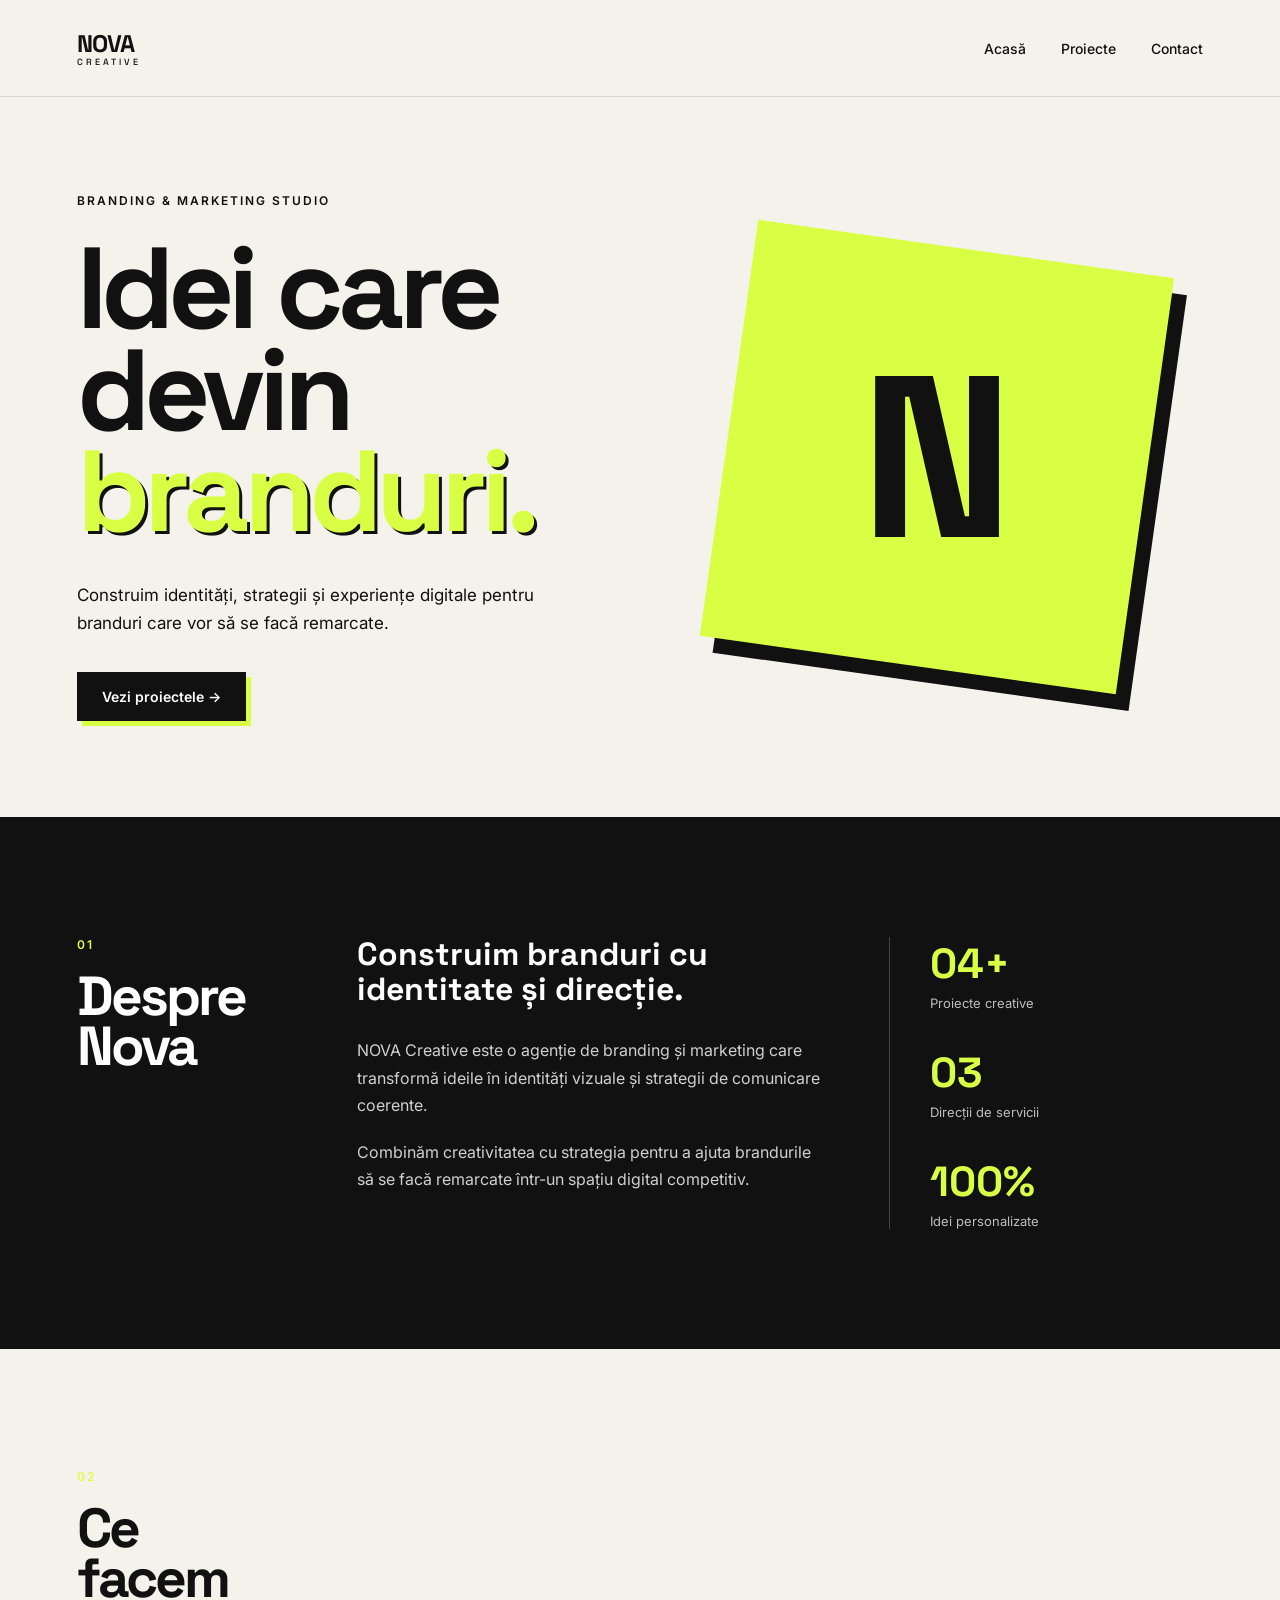
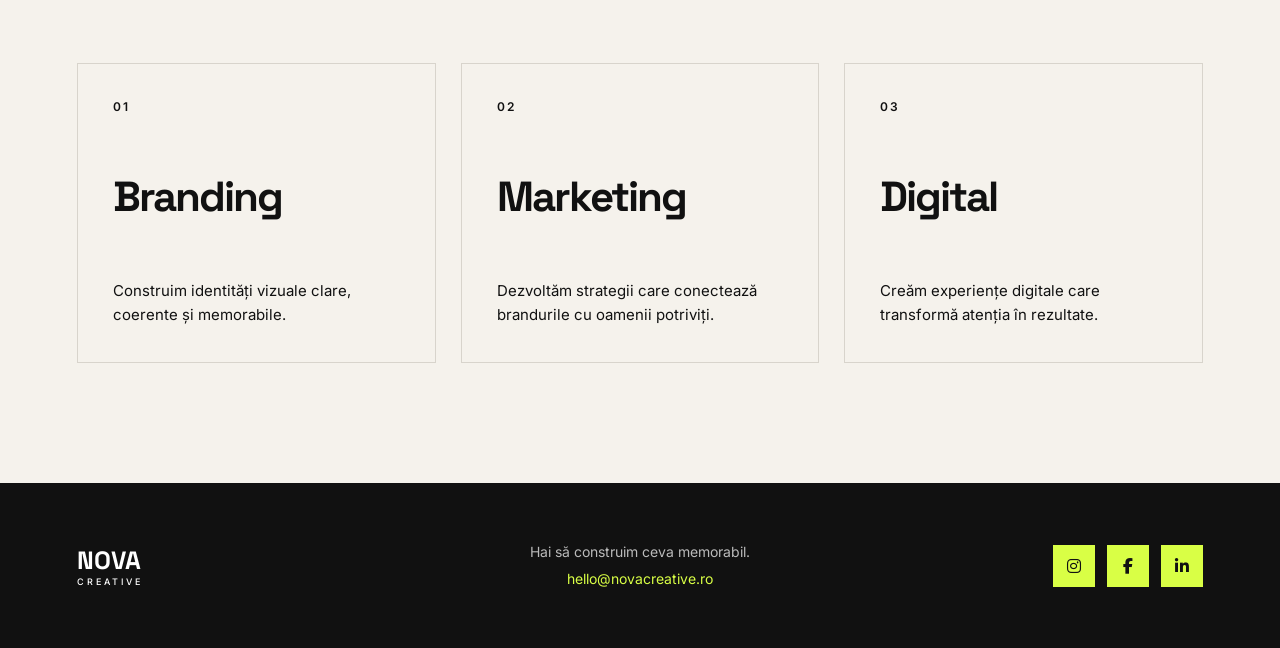
<file: index.html>
<!DOCTYPE html>
<html lang="ro">

<head>
    <meta charset="UTF-8">
    <meta name="viewport" content="width=device-width, initial-scale=1.0">

    <title>NOVA Creative | Branding & Marketing</title>

    <!-- Google Fonts -->
    <link rel="preconnect" href="https://fonts.googleapis.com">
    <link rel="preconnect" href="https://fonts.gstatic.com" crossorigin>
    <link href="https://fonts.googleapis.com/css2?family=Inter:wght@400;500;600&family=Space+Grotesk:wght@400;500;600;700&display=swap" rel="stylesheet">

    <!-- CSS -->
    <link rel="stylesheet" href="style.css">

    <!-- Font Awesome -->
    <link rel="stylesheet" href="https://cdnjs.cloudflare.com/ajax/libs/font-awesome/6.5.2/css/all.min.css">
</head>

<body>

    <!-- HEADER -->

    <header class="header">

        <div class="logo">
            NOVA
            <span>CREATIVE</span>
        </div>

        <nav class="navbar">
            <a href="index.html">Acasă</a>
            <a href="proiecte.html">Proiecte</a>
            <a href="contact.html">Contact</a>
        </nav>

    </header>


    <main>

        <!-- HERO -->

        <section class="hero">

            <div class="hero-content">

                <p class="hero-label">BRANDING & MARKETING STUDIO</p>

                <h1>
                    Idei care<br>
                    devin<br>
                    <span>branduri.</span>
                </h1>

                <p class="hero-description">
                    Construim identități, strategii și experiențe digitale
                    pentru branduri care vor să se facă remarcate.
                </p>

                <a href="proiecte.html" class="cta-button">
                    Vezi proiectele →
                </a>

            </div>

            <div class="hero-visual">
                <div class="hero-shape">
                    <span>N</span>
                </div>
            </div>

        </section>


        <!-- DESPRE NOVA -->

        <section class="about">

            <div class="section-heading">
                <p class="section-number">01</p>
                <h2>Despre<br>Nova</h2>
            </div>

            <div class="about-content">

                <h3>
                    Construim branduri cu identitate și direcție.
                </h3>

                <p>
                    NOVA Creative este o agenție de branding și marketing
                    care transformă ideile în identități vizuale și strategii
                    de comunicare coerente.
                </p>

                <p>
                    Combinăm creativitatea cu strategia pentru a ajuta
                    brandurile să se facă remarcate într-un spațiu digital
                    competitiv.
                </p>

            </div>

            <div class="about-stats">

                <div class="stat">
                    <strong>04+</strong>
                    <span>Proiecte creative</span>
                </div>

                <div class="stat">
                    <strong>03</strong>
                    <span>Direcții de servicii</span>
                </div>

                <div class="stat">
                    <strong>100%</strong>
                    <span>Idei personalizate</span>
                </div>

            </div>

        </section>


        <!-- SERVICII -->

        <section class="services">

            <div class="section-heading">
                <p class="section-number">02</p>
                <h2>Ce<br>facem</h2>
            </div>

            <div class="services-grid">

                <article class="service-card">
                    <span class="service-number">01</span>
                    <h3>Branding</h3>
                    <p>
                        Construim identități vizuale clare, coerente
                        și memorabile.
                    </p>
                </article>

                <article class="service-card">
                    <span class="service-number">02</span>
                    <h3>Marketing</h3>
                    <p>
                        Dezvoltăm strategii care conectează brandurile
                        cu oamenii potriviți.
                    </p>
                </article>

                <article class="service-card">
                    <span class="service-number">03</span>
                    <h3>Digital</h3>
                    <p>
                        Creăm experiențe digitale care transformă
                        atenția în rezultate.
                    </p>
                </article>

            </div>

        </section>

    </main>


    <!-- FOOTER -->

    <footer class="footer">

        <div class="footer-logo">
            NOVA <span>CREATIVE</span>
        </div>

        <div class="footer-contact">
            <p>Hai să construim ceva memorabil.</p>
            <a href="mailto:hello@novacreative.ro">
                hello@novacreative.ro
            </a>
        </div>

        <div class="social-links">

            <a href="#" aria-label="Instagram">
                <i class="fa-brands fa-instagram"></i>
            </a>

            <a href="#" aria-label="Facebook">
                <i class="fa-brands fa-facebook-f"></i>
            </a>

            <a href="#" aria-label="LinkedIn">
                <i class="fa-brands fa-linkedin-in"></i>
            </a>

        </div>

    </footer>

</body>

</html>
</file>
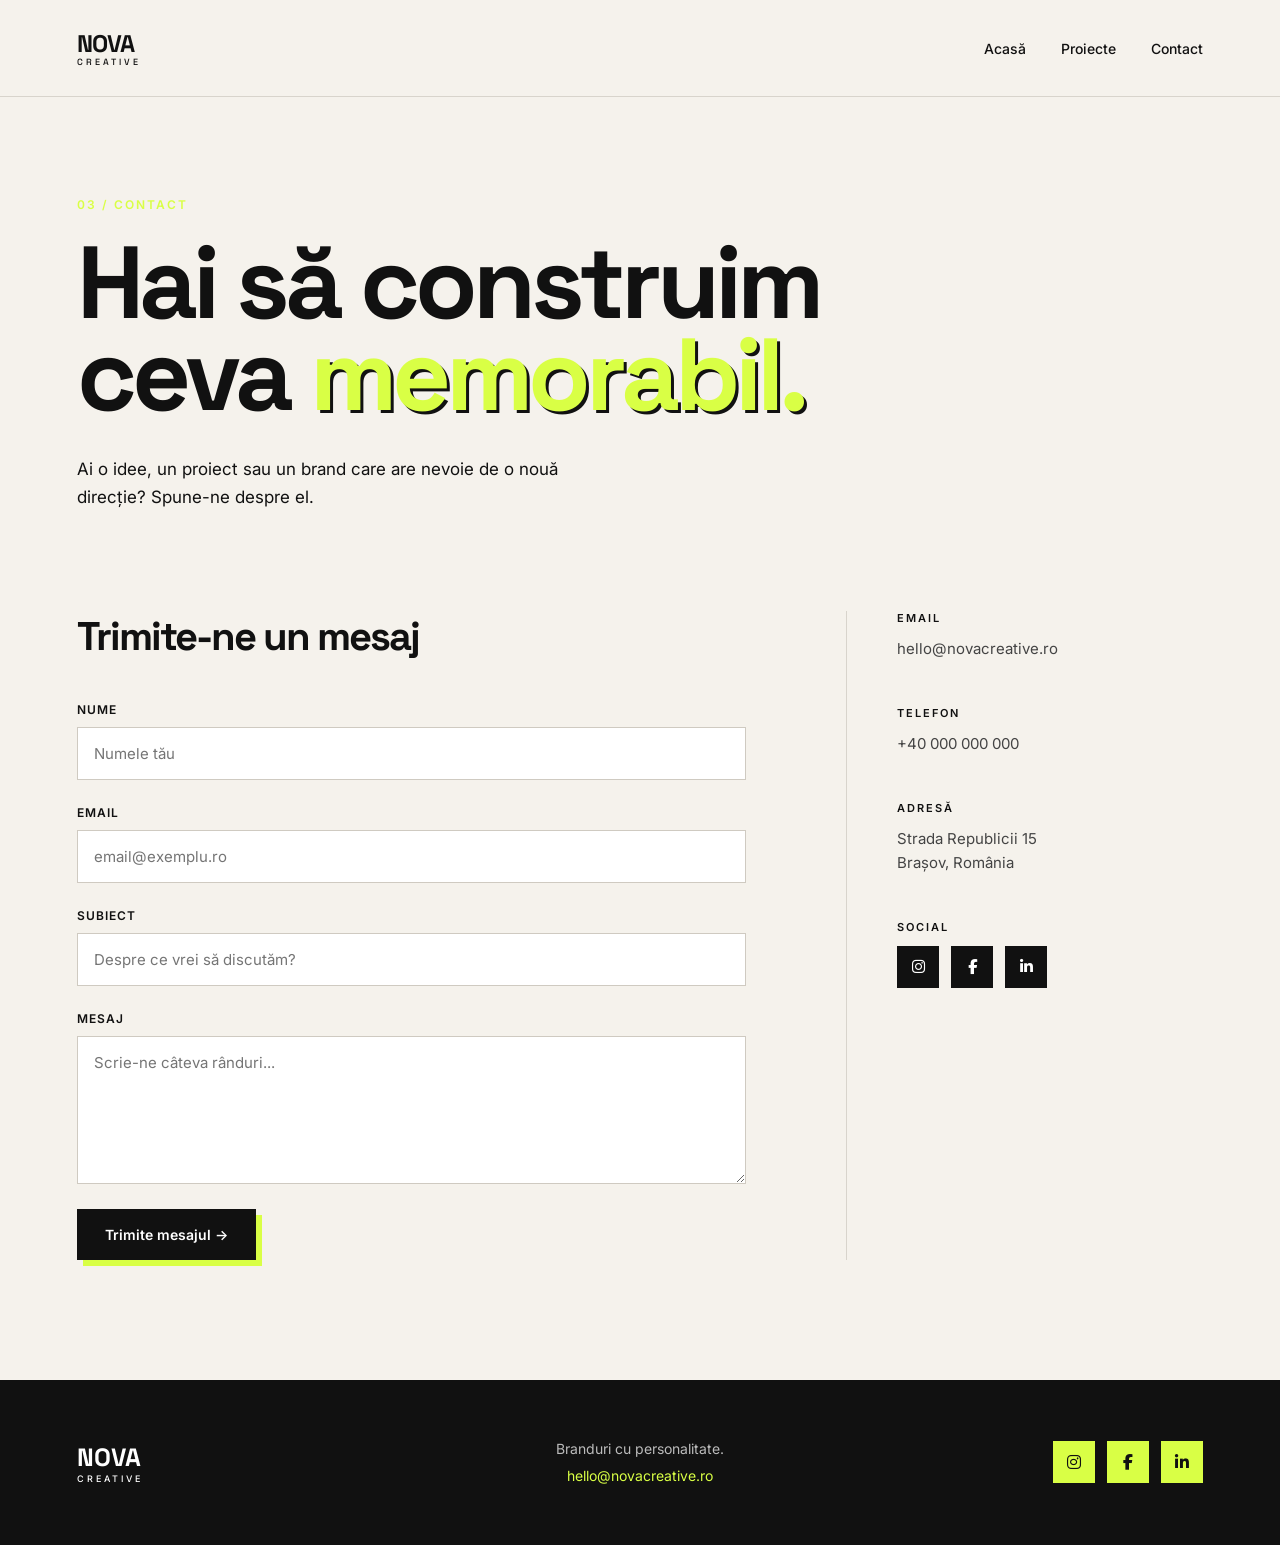
<file: contact.html>
<!DOCTYPE html>
<html lang="ro">

<head>
    <meta charset="UTF-8">
    <meta name="viewport" content="width=device-width, initial-scale=1.0">

    <title>Contact | NOVA Creative</title>

    <!-- Google Fonts -->
    <link rel="preconnect" href="https://fonts.googleapis.com">
    <link rel="preconnect" href="https://fonts.gstatic.com" crossorigin>

    <link href="https://fonts.googleapis.com/css2?family=Inter:wght@400;500;600&family=Space+Grotesk:wght@400;500;600;700&display=swap" rel="stylesheet">

    <!-- CSS -->
    <link rel="stylesheet" href="style.css">

    <!-- Font Awesome -->
    <link rel="stylesheet" href="https://cdnjs.cloudflare.com/ajax/libs/font-awesome/6.5.2/css/all.min.css">
</head>

<body>

    <!-- HEADER -->

    <header class="header">

        <div class="logo">
            NOVA
            <span>CREATIVE</span>
        </div>

        <nav class="navbar">
            <a href="index.html">Acasă</a>
            <a href="proiecte.html">Proiecte</a>
            <a href="contact.html">Contact</a>
        </nav>

    </header>


    <main>

        <!-- CONTACT INTRO -->

        <section class="contact-intro">

            <p class="section-number">03 / CONTACT</p>

            <h1>
                Hai să construim<br>
                ceva <span>memorabil.</span>
            </h1>

            <p>
                Ai o idee, un proiect sau un brand care are nevoie
                de o nouă direcție? Spune-ne despre el.
            </p>

        </section>


        <!-- CONTACT AREA -->

        <section class="contact-area">

            <!-- FORMULAR -->

            <div class="contact-form">

                <h2>Trimite-ne un mesaj</h2>

                <form>

                    <div class="form-group">
                        <label for="name">Nume</label>
                        <input type="text" id="name" name="name" placeholder="Numele tău" required>
                    </div>

                    <div class="form-group">
                        <label for="email">Email</label>
                        <input type="email" id="email" name="email" placeholder="email@exemplu.ro" required>
                    </div>

                    <div class="form-group">
                        <label for="subject">Subiect</label>
                        <input type="text" id="subject" name="subject" placeholder="Despre ce vrei să discutăm?">
                    </div>

                    <div class="form-group">
                        <label for="message">Mesaj</label>
                        <textarea id="message" name="message" rows="6" placeholder="Scrie-ne câteva rânduri..."></textarea>
                    </div>

                    <button type="submit" class="submit-button">
                        Trimite mesajul →
                    </button>

                </form>

            </div>


            <!-- INFORMAȚII -->

            <aside class="contact-info">

                <div class="info-block">
                    <span>Email</span>
                    <a href="mailto:hello@novacreative.ro">
                        hello@novacreative.ro
                    </a>
                </div>

                <div class="info-block">
                    <span>Telefon</span>
                    <a href="tel:+40000000000">
                        +40 000 000 000
                    </a>
                </div>

                <div class="info-block">
                    <span>Adresă</span>
                    <p>
                        Strada Republicii 15<br>
                        Brașov, România
                    </p>
                </div>

                <div class="info-block">
                    <span>Social</span>

                    <div class="contact-socials">

                        <a href="#" aria-label="Instagram">
                            <i class="fa-brands fa-instagram"></i>
                        </a>

                        <a href="#" aria-label="Facebook">
                            <i class="fa-brands fa-facebook-f"></i>
                        </a>

                        <a href="#" aria-label="LinkedIn">
                            <i class="fa-brands fa-linkedin-in"></i>
                        </a>

                    </div>

                </div>

            </aside>

        </section>

    </main>


    <!-- FOOTER -->

    <footer class="footer">

        <div class="footer-logo">
            NOVA <span>CREATIVE</span>
        </div>

        <div class="footer-contact">
            <p>Branduri cu personalitate.</p>

            <a href="mailto:hello@novacreative.ro">
                hello@novacreative.ro
            </a>
        </div>

        <div class="social-links">

            <a href="#" aria-label="Instagram">
                <i class="fa-brands fa-instagram"></i>
            </a>

            <a href="#" aria-label="Facebook">
                <i class="fa-brands fa-facebook-f"></i>
            </a>

            <a href="#" aria-label="LinkedIn">
                <i class="fa-brands fa-linkedin-in"></i>
            </a>

        </div>

    </footer>

</body>

</html>
</file>
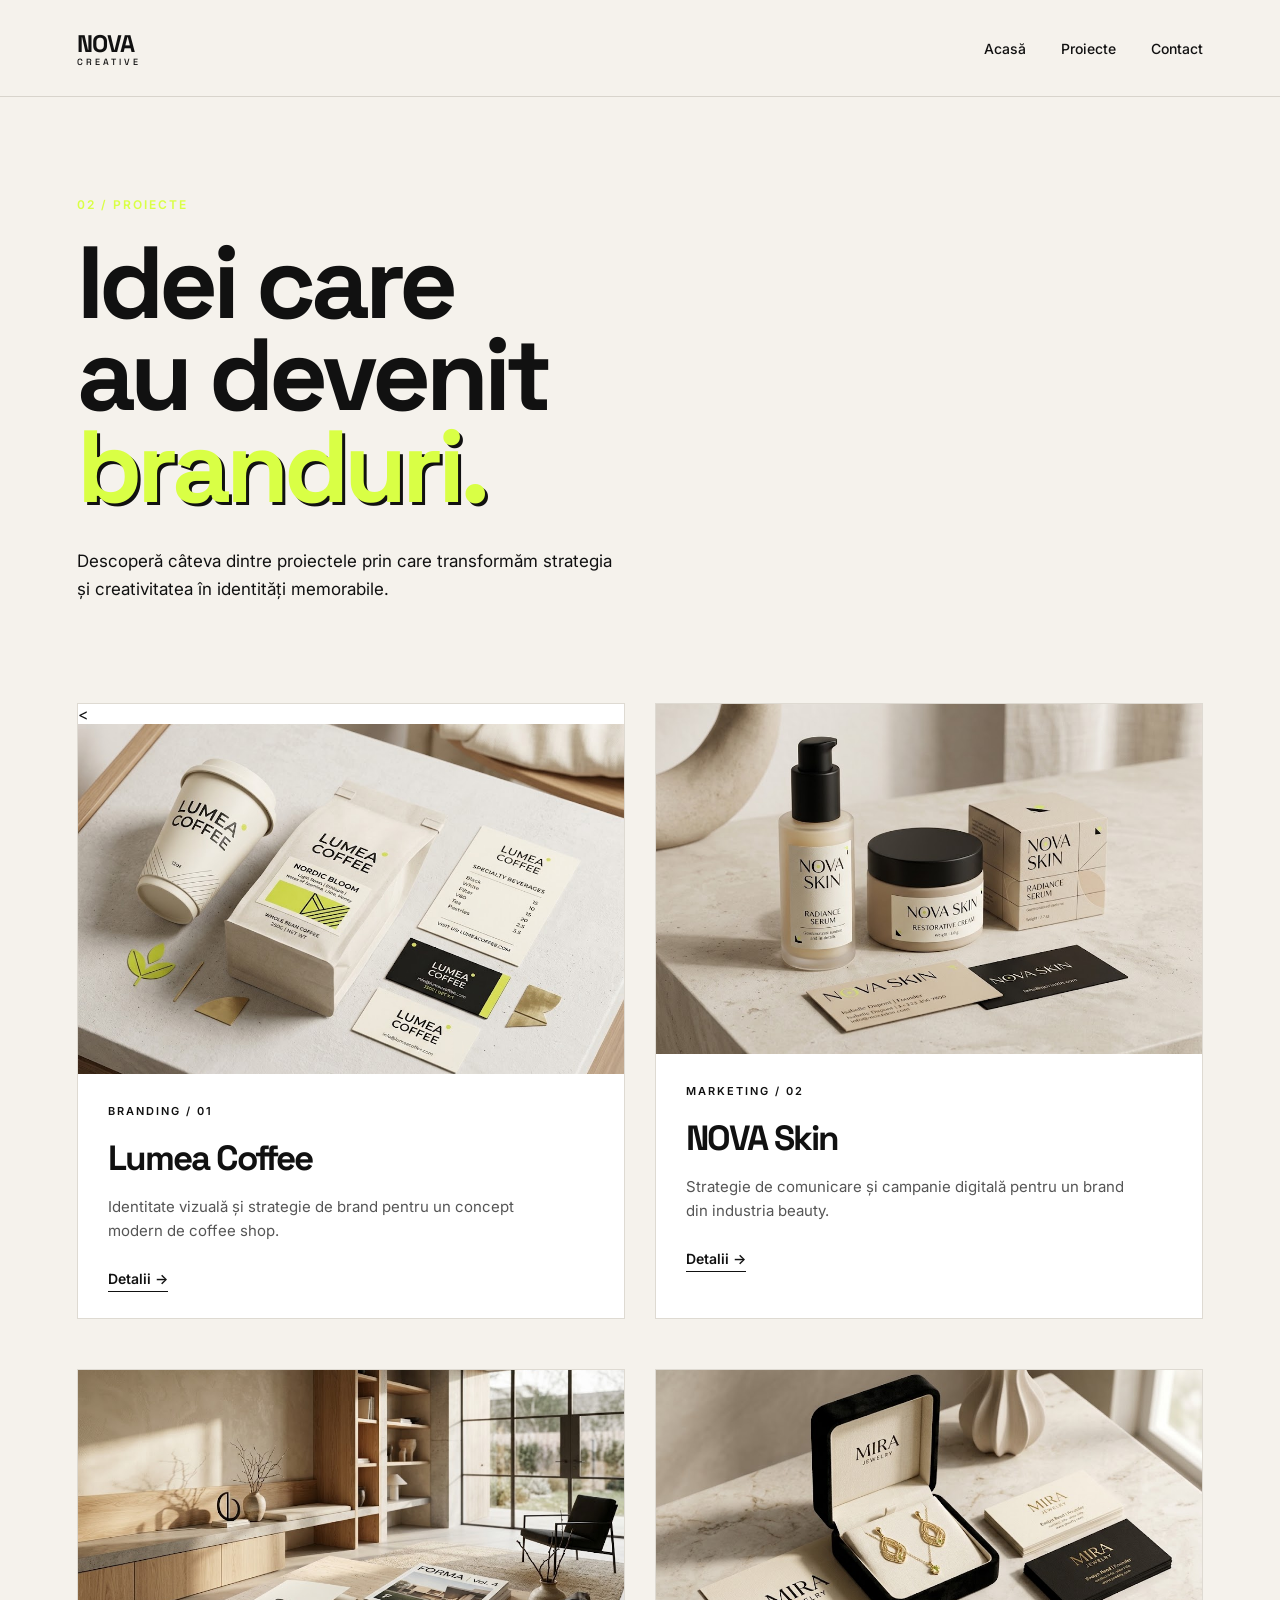
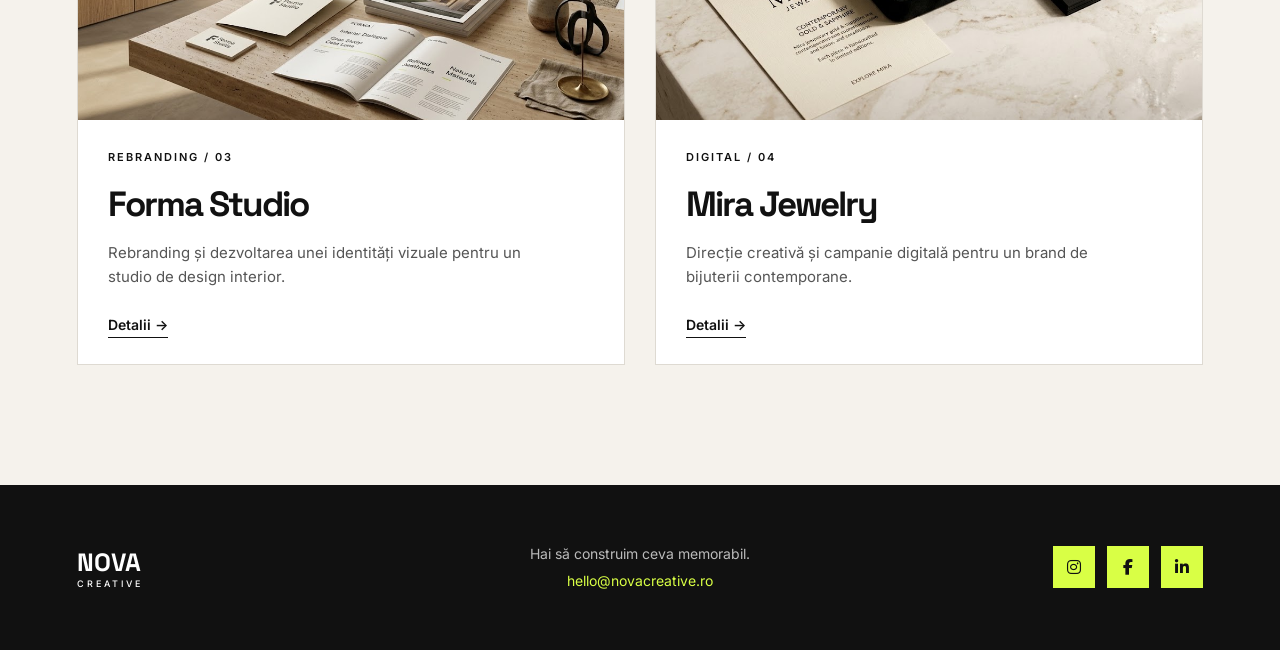
<file: proiecte.html>
<!DOCTYPE html>
<html lang="ro">

<head>
    <meta charset="UTF-8">
    <meta name="viewport" content="width=device-width, initial-scale=1.0">

    <title>Proiecte | NOVA Creative</title>

    <!-- Google Fonts -->
    <link rel="preconnect" href="https://fonts.googleapis.com">
    <link rel="preconnect" href="https://fonts.gstatic.com" crossorigin>

    <link href="https://fonts.googleapis.com/css2?family=Inter:wght@400;500;600&family=Space+Grotesk:wght@400;500;600;700&display=swap" rel="stylesheet">

    <!-- CSS -->
    <link rel="stylesheet" href="style.css">

    <!-- Font Awesome -->
    <link rel="stylesheet" href="https://cdnjs.cloudflare.com/ajax/libs/font-awesome/6.5.2/css/all.min.css">
</head>

<body>

    <!-- HEADER -->

    <header class="header">

        <div class="logo">
            NOVA
            <span>CREATIVE</span>
        </div>

        <nav class="navbar">
            <a href="index.html">Acasă</a>
            <a href="proiecte.html">Proiecte</a>
            <a href="contact.html">Contact</a>
        </nav>

    </header>


    <main>

        <!-- INTRO -->

        <section class="projects-intro">

            <p class="section-number">02 / PROIECTE</p>

            <h1>
                Idei care<br>
                au devenit <span>branduri.</span>
            </h1>

            <p>
                Descoperă câteva dintre proiectele prin care transformăm
                strategia și creativitatea în identități memorabile.
            </p>

        </section>


        <!-- PROJECTS -->

        <section class="projects">

            <article class="project-card">

                <<div class="project-image project-image-1">
    <img src="images/lumea-coffee.jpg" alt="Branding pentru Lumea Coffee">
</div>

                <div class="project-info">

                    <p class="project-category">
                        BRANDING / 01
                    </p>

                    <h2>Lumea Coffee</h2>

                    <p>
                        Identitate vizuală și strategie de brand pentru
                        un concept modern de coffee shop.
                    </p>

                    <a href="#" class="project-link">
                        Detalii →
                    </a>

                </div>

            </article>


            <article class="project-card">

                <div class="project-image project-image-2">
    <img src="images/nova-skin.jpg" alt="Branding pentru NOVA Skin">
</div>

                <div class="project-info">

                    <p class="project-category">
                        MARKETING / 02
                    </p>

                    <h2>NOVA Skin</h2>

                    <p>
                        Strategie de comunicare și campanie digitală
                        pentru un brand din industria beauty.
                    </p>

                    <a href="#" class="project-link">
                        Detalii →
                    </a>

                </div>

            </article>


            <article class="project-card">

                <div class="project-image project-image-3">
    <img src="images/forma-studio.jpg" alt="Branding pentru Forma Studio">
</div>

                <div class="project-info">

                    <p class="project-category">
                        REBRANDING / 03
                    </p>

                    <h2>Forma Studio</h2>

                    <p>
                        Rebranding și dezvoltarea unei identități vizuale
                        pentru un studio de design interior.
                    </p>

                    <a href="#" class="project-link">
                        Detalii →
                    </a>

                </div>

            </article>


            <article class="project-card">

                <div class="project-image project-image-4">
    <img src="images/mira-jewelry.jpg" alt="Branding pentru Mira Jewelry">
</div>

                <div class="project-info">

                    <p class="project-category">
                        DIGITAL / 04
                    </p>

                    <h2>Mira Jewelry</h2>

                    <p>
                        Direcție creativă și campanie digitală pentru
                        un brand de bijuterii contemporane.
                    </p>

                    <a href="#" class="project-link">
                        Detalii →
                    </a>

                </div>

            </article>

        </section>

    </main>


    <!-- FOOTER -->

    <footer class="footer">

        <div class="footer-logo">
            NOVA <span>CREATIVE</span>
        </div>

        <div class="footer-contact">
            <p>Hai să construim ceva memorabil.</p>

            <a href="mailto:hello@novacreative.ro">
                hello@novacreative.ro
            </a>
        </div>

        <div class="social-links">

            <a href="#" aria-label="Instagram">
                <i class="fa-brands fa-instagram"></i>
            </a>

            <a href="#" aria-label="Facebook">
                <i class="fa-brands fa-facebook-f"></i>
            </a>

            <a href="#" aria-label="LinkedIn">
                <i class="fa-brands fa-linkedin-in"></i>
            </a>

        </div>

    </footer>

</body>

</html>
</file>
<file: style.css>
:root {
    --black: #111111;
    --cream: #f5f2ec;
    --lime: #d9ff45;
    --white: #ffffff;
}

* {
    margin: 0;
    padding: 0;
    box-sizing: border-box;
}

body {
    font-family: 'Inter', sans-serif;
    background-color: var(--cream);
    color: var(--black);
}

h1,
h2,
h3 {
    font-family: 'Space Grotesk', sans-serif;
}
/* =========================
   HEADER
========================= */

.header {
    display: flex;
    justify-content: space-between;
    align-items: center;
    padding: 28px 6%;
    border-bottom: 1px solid #d8d4cc;
}

.logo {
    font-family: 'Space Grotesk', sans-serif;
    font-size: 24px;
    font-weight: 700;
    letter-spacing: -1px;
}

.logo span {
    display: block;
    font-size: 9px;
    letter-spacing: 3px;
    font-weight: 500;
    margin-top: -3px;
}

.navbar {
    display: flex;
    gap: 35px;
}

.navbar a {
    color: var(--black);
    text-decoration: none;
    font-size: 14px;
    font-weight: 500;
    transition: 0.3s ease;
}

.navbar a:hover {
    color: #777;
}


/* =========================
   HERO
========================= */

.hero {
    min-height: 80vh;
    display: grid;
    grid-template-columns: 1fr 1fr;
    align-items: center;
    gap: 60px;
    padding: 80px 6%;
}

.hero-content {
    max-width: 650px;
}

.hero-label {
    font-size: 12px;
    font-weight: 600;
    letter-spacing: 2px;
    margin-bottom: 30px;
}

.hero h1 {
    font-size: clamp(70px, 9vw, 135px);
    line-height: 0.88;
    letter-spacing: -6px;
    margin-bottom: 40px;
}

.hero h1 span {
    color: var(--lime);
    text-shadow: 3px 3px 0 var(--black);
}

.hero-description {
    max-width: 500px;
    font-size: 17px;
    line-height: 1.6;
    margin-bottom: 35px;
}

.cta-button {
    display: inline-block;
    padding: 16px 25px;
    background-color: var(--black);
    color: var(--white);
    text-decoration: none;
    font-size: 14px;
    font-weight: 600;
    transition: 0.3s ease;
    box-shadow: 5px 5px 0 var(--lime);
}

.cta-button:hover {
    transform: translate(3px, 3px);
    box-shadow: 2px 2px 0 var(--lime);
}


/* =========================
   HERO VISUAL
========================= */

.hero-visual {
    display: flex;
    justify-content: center;
    align-items: center;
}

.hero-shape {
    width: 420px;
    height: 420px;
    background-color: var(--lime);
    display: flex;
    justify-content: center;
    align-items: center;
    transform: rotate(8deg);
    box-shadow: 15px 15px 0 var(--black);
}

.hero-shape span {
    font-family: 'Space Grotesk', sans-serif;
    font-size: 230px;
    font-weight: 700;
    transform: rotate(-8deg);
}
/* =========================
   ABOUT
========================= */

.about {
    display: grid;
    grid-template-columns: 0.7fr 1.5fr 1fr;
    gap: 60px;
    padding: 120px 6%;
    background-color: var(--black);
    color: var(--white);
}

.section-heading {
    display: flex;
    flex-direction: column;
    gap: 20px;
}

.section-number {
    font-size: 12px;
    color: var(--lime);
    font-weight: 600;
    letter-spacing: 2px;
}

.section-heading h2 {
    font-size: 55px;
    line-height: 0.9;
    letter-spacing: -3px;
}

.about-content {
    max-width: 600px;
}

.about-content h3 {
    font-size: 32px;
    line-height: 1.1;
    margin-bottom: 30px;
}

.about-content p {
    font-size: 16px;
    line-height: 1.7;
    color: #d0d0d0;
    margin-bottom: 20px;
}

.about-stats {
    display: flex;
    flex-direction: column;
    gap: 35px;
    border-left: 1px solid #444;
    padding-left: 40px;
}

.stat {
    display: flex;
    flex-direction: column;
    gap: 5px;
}

.stat strong {
    font-family: 'Space Grotesk', sans-serif;
    font-size: 42px;
    color: var(--lime);
}

.stat span {
    font-size: 13px;
    color: #bdbdbd;
}
/* =========================
   SERVICES
========================= */

.services {
    padding: 120px 6%;
    background-color: var(--cream);
}

.services-grid {
    display: grid;
    grid-template-columns: repeat(3, 1fr);
    gap: 25px;
    margin-top: 60px;
}

.service-card {
    min-height: 300px;
    padding: 35px;
    border: 1px solid #d8d4cc;
    display: flex;
    flex-direction: column;
    justify-content: space-between;
    transition: 0.3s ease;
}

.service-card:hover {
    background-color: var(--lime);
    transform: translateY(-8px);
    box-shadow: 10px 10px 0 var(--black);
}

.service-number {
    font-size: 12px;
    font-weight: 600;
    letter-spacing: 2px;
}

.service-card h3 {
    font-size: 42px;
    letter-spacing: -2px;
}

.service-card p {
    max-width: 300px;
    font-size: 15px;
    line-height: 1.6;
}
/* =========================
   RESPONSIVE DESIGN
========================= */

/* TABLETĂ */

@media (max-width: 768px) {

    .header {
        padding: 25px 5%;
    }

    .navbar {
        gap: 20px;
    }

    .hero {
        grid-template-columns: 1fr;
        padding: 70px 5%;
        gap: 60px;
    }

    .hero h1 {
        font-size: 80px;
    }

    .hero-visual {
        justify-content: flex-start;
    }

    .hero-shape {
        width: 320px;
        height: 320px;
    }

    .hero-shape span {
        font-size: 170px;
    }

    .about {
        grid-template-columns: 1fr;
        gap: 50px;
        padding: 90px 5%;
    }

    .about-stats {
        border-left: none;
        border-top: 1px solid #444;
        padding-left: 0;
        padding-top: 35px;
        flex-direction: row;
        justify-content: space-between;
    }

    .services {
        padding: 90px 5%;
    }

    .services-grid {
        grid-template-columns: repeat(2, 1fr);
    }
}


/* MOBIL */

@media (max-width: 480px) {

    .header {
        flex-direction: column;
        align-items: flex-start;
        gap: 25px;
        padding: 25px 6%;
    }

    .navbar {
        width: 100%;
        flex-direction: column;
        gap: 12px;
    }

    .navbar a {
        font-size: 15px;
    }

    .hero {
        padding: 60px 6%;
    }

    .hero h1 {
        font-size: 58px;
        letter-spacing: -3px;
    }

    .hero-description {
        font-size: 15px;
    }

    .hero-shape {
        width: 250px;
        height: 250px;
    }

    .hero-shape span {
        font-size: 130px;
    }

    .about {
        padding: 70px 6%;
    }

    .section-heading h2 {
        font-size: 45px;
    }

    .about-content h3 {
        font-size: 26px;
    }

    .about-stats {
        flex-direction: column;
        gap: 25px;
    }

    .services {
        padding: 70px 6%;
    }

    .services-grid {
        grid-template-columns: 1fr;
        margin-top: 40px;
    }

    .service-card {
        min-height: 260px;
    }

    .service-card h3 {
        font-size: 35px;
    }
}
/* =========================
   PROJECTS PAGE
========================= */

.projects-intro {
    padding: 100px 6% 70px;
    max-width: 1000px;
}

.projects-intro h1 {
    font-size: clamp(60px, 8vw, 110px);
    line-height: 0.9;
    letter-spacing: -5px;
    margin: 25px 0 35px;
}

.projects-intro h1 span {
    color: var(--lime);
    text-shadow: 3px 3px 0 var(--black);
}

.projects-intro > p:last-child {
    max-width: 550px;
    font-size: 17px;
    line-height: 1.6;
}


/* PROJECT GRID */

.projects {
    display: grid;
    grid-template-columns: repeat(2, 1fr);
    gap: 50px 30px;
    padding: 30px 6% 120px;
}

.project-card {
    background-color: var(--white);
    border: 1px solid #dedad2;
    transition: 0.3s ease;
}

.project-card:hover {
    transform: translateY(-8px);
    box-shadow: 10px 10px 0 var(--lime);
}


/* PROJECT IMAGE */

.project-image {
    height: 350px;
    display: flex;
    align-items: center;
    justify-content: center;
    overflow: hidden;
}

.project-image span {
    font-family: 'Space Grotesk', sans-serif;
    font-size: 110px;
    font-weight: 700;
}

.project-image-1 {
    background-color: #d9ff45;
}

.project-image-2 {
    background-color: #e7d9ff;
}

.project-image-3 {
    background-color: #d7e8ff;
}

.project-image-4 {
    background-color: #ffd9e5;
}


/* PROJECT INFORMATION */

.project-info {
    padding: 30px;
}

.project-category {
    font-size: 11px;
    font-weight: 600;
    letter-spacing: 2px;
    margin-bottom: 18px;
}

.project-info h2 {
    font-size: 35px;
    letter-spacing: -2px;
    margin-bottom: 15px;
}

.project-info > p:not(.project-category) {
    font-size: 15px;
    line-height: 1.6;
    color: #555;
    max-width: 450px;
    margin-bottom: 25px;
}

.project-link {
    color: var(--black);
    text-decoration: none;
    font-size: 14px;
    font-weight: 600;
    border-bottom: 1px solid var(--black);
    padding-bottom: 4px;
    transition: 0.3s ease;
}

.project-link:hover {
    color: #777;
    border-color: #777;
}
/* =========================
   CONTACT PAGE
========================= */

.contact-intro {
    padding: 100px 6% 70px;
    max-width: 1000px;
}

.contact-intro h1 {
    font-size: clamp(60px, 8vw, 110px);
    line-height: 0.9;
    letter-spacing: -5px;
    margin: 25px 0 35px;
}

.contact-intro h1 span {
    color: var(--lime);
    text-shadow: 3px 3px 0 var(--black);
}

.contact-intro > p:last-child {
    max-width: 550px;
    font-size: 17px;
    line-height: 1.6;
}


/* CONTACT AREA */

.contact-area {
    display: grid;
    grid-template-columns: 1.5fr 0.8fr;
    gap: 100px;
    padding: 30px 6% 120px;
}

.contact-form h2 {
    font-family: 'Space Grotesk', sans-serif;
    font-size: 40px;
    margin-bottom: 40px;
    letter-spacing: -2px;
}

.form-group {
    display: flex;
    flex-direction: column;
    margin-bottom: 25px;
}

.form-group label {
    font-size: 12px;
    font-weight: 600;
    margin-bottom: 10px;
    letter-spacing: 1px;
    text-transform: uppercase;
}

.form-group input,
.form-group textarea {
    width: 100%;
    padding: 16px;
    border: 1px solid #cfcac1;
    background-color: var(--white);
    font-family: 'Inter', sans-serif;
    font-size: 15px;
    outline: none;
    transition: 0.3s ease;
}

.form-group textarea {
    resize: vertical;
}

.form-group input:focus,
.form-group textarea:focus {
    border-color: var(--black);
    box-shadow: 5px 5px 0 var(--lime);
}

.submit-button {
    border: none;
    padding: 17px 28px;
    background-color: var(--black);
    color: var(--white);
    font-family: 'Inter', sans-serif;
    font-size: 14px;
    font-weight: 600;
    cursor: pointer;
    transition: 0.3s ease;
    box-shadow: 6px 6px 0 var(--lime);
}

.submit-button:hover {
    transform: translate(3px, 3px);
    box-shadow: 3px 3px 0 var(--lime);
}


/* CONTACT INFO */

.contact-info {
    border-left: 1px solid #d8d4cc;
    padding-left: 50px;
}

.info-block {
    margin-bottom: 45px;
}

.info-block span {
    display: block;
    font-size: 11px;
    font-weight: 600;
    letter-spacing: 2px;
    text-transform: uppercase;
    margin-bottom: 12px;
}

.info-block a,
.info-block p {
    color: #444;
    text-decoration: none;
    font-size: 15px;
    line-height: 1.6;
}

.info-block a:hover {
    color: var(--black);
}

.contact-socials {
    display: flex;
    gap: 12px;
}

.contact-socials a {
    width: 42px;
    height: 42px;
    display: flex;
    align-items: center;
    justify-content: center;
    background-color: var(--black);
    color: var(--white);
    transition: 0.3s ease;
}

.contact-socials a:hover {
    background-color: var(--lime);
    color: var(--black);
    transform: translateY(-4px);
}
/* =========================
   FOOTER
========================= */

.footer {
    display: grid;
    grid-template-columns: 1fr 1fr 1fr;
    align-items: center;
    gap: 40px;
    padding: 60px 6%;
    background-color: var(--black);
    color: var(--white);
}

.footer-logo {
    font-family: 'Space Grotesk', sans-serif;
    font-size: 25px;
    font-weight: 700;
}

.footer-logo span {
    display: block;
    font-family: 'Inter', sans-serif;
    font-size: 9px;
    letter-spacing: 3px;
    font-weight: 500;
}

.footer-contact {
    text-align: center;
}

.footer-contact p {
    font-size: 14px;
    color: #bbbbbb;
    margin-bottom: 8px;
}

.footer-contact a {
    color: var(--lime);
    text-decoration: none;
    font-size: 14px;
}

.footer-contact a:hover {
    text-decoration: underline;
}

.social-links {
    display: flex;
    justify-content: flex-end;
    gap: 12px;
}

.social-links a {
    width: 42px;
    height: 42px;
    display: flex;
    align-items: center;
    justify-content: center;
    color: var(--black);
    background-color: var(--lime);
    text-decoration: none;
    transition: 0.3s ease;
}

.social-links a:hover {
    background-color: var(--white);
    transform: translateY(-4px);
}
.project-image img {
    width: 100%;
    height: 100%;
    object-fit: cover;
    display: block;
    transition: 0.4s ease;
}

.project-card:hover .project-image img {
    transform: scale(1.04);
}
/* =========================
   RESPONSIVE PROJECTS
========================= */

@media (max-width: 768px) {

    .projects-grid {
        grid-template-columns: 1fr 1fr;
        gap: 20px;
    }

    .project-image {
        height: 280px;
    }
}

@media (max-width: 480px) {

    header {
        flex-direction: column;
        align-items: flex-start;
        gap: 20px;
    }

    nav {
        flex-direction: column;
        gap: 12px;
    }

    .projects-grid {
        grid-template-columns: 1fr;
    }

    .project-image {
        height: 300px;
    }
}
</file>
